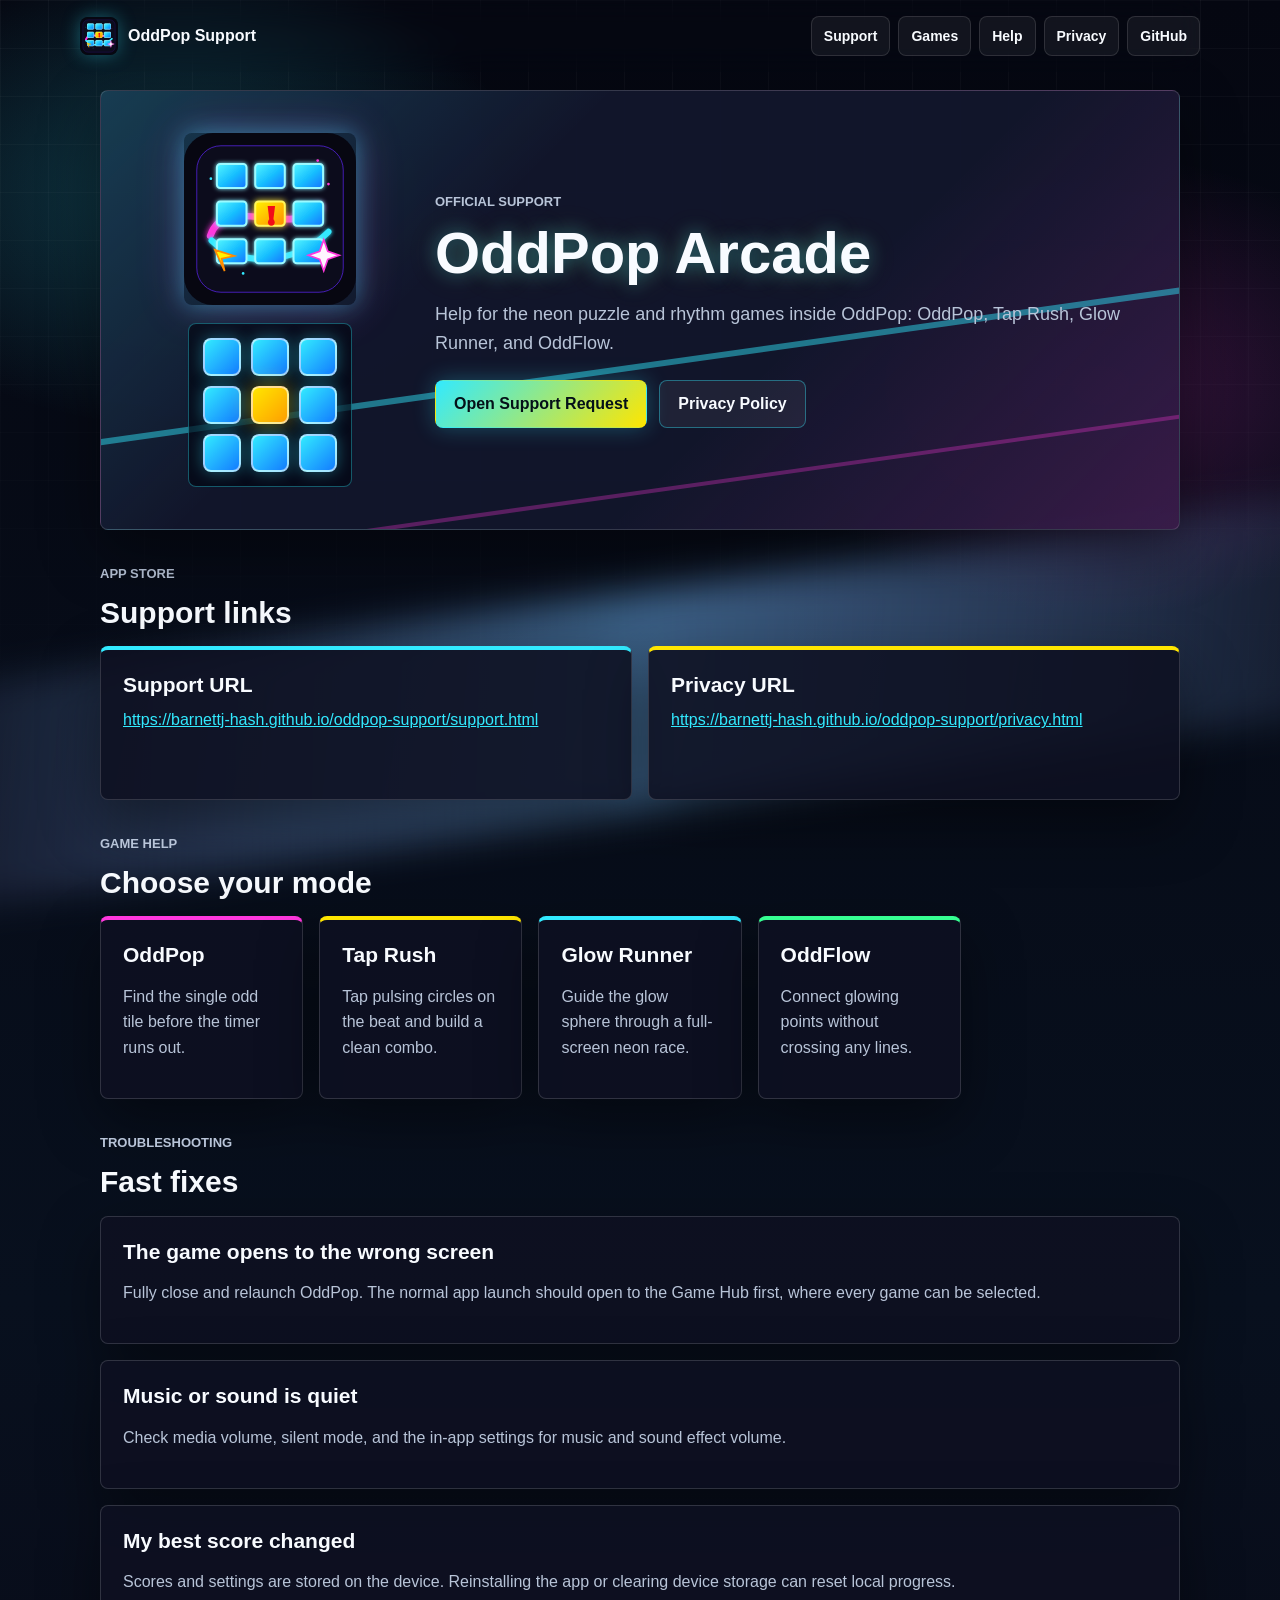
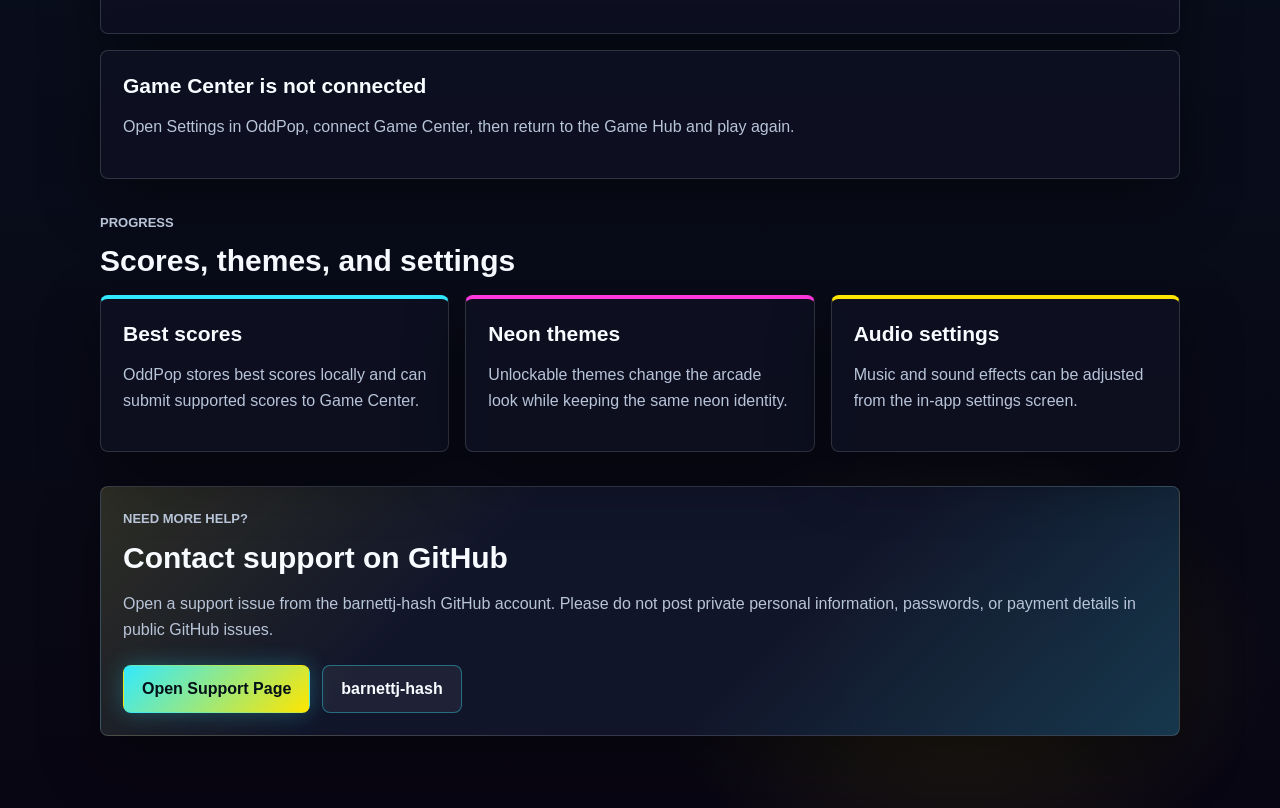
<file: index.html>
<!doctype html>
<html lang="en">
  <head>
    <meta charset="utf-8" />
    <meta name="viewport" content="width=device-width, initial-scale=1" />
    <title>OddPop Support</title>
    <meta
      name="description"
      content="Support for OddPop Arcade, a premium neon mobile game collection with OddPop, Tap Rush, Glow Runner, and OddFlow."
    />
    <meta name="theme-color" content="#050711" />
    <meta property="og:title" content="OddPop Support" />
    <meta
      property="og:description"
      content="Help, privacy, and troubleshooting for OddPop Arcade."
    />
    <meta property="og:type" content="website" />
    <link rel="icon" href="./oddpop-app-icon.svg" />
    <link rel="stylesheet" href="./support.css" />
  </head>
  <body>
    <header class="topbar" aria-label="OddPop support navigation">
      <a class="brand" href="./index.html" aria-label="OddPop Support home">
        <img src="./oddpop-app-icon.svg" alt="" />
        <span>OddPop Support</span>
      </a>
      <nav>
        <a href="./support.html">Support</a>
        <a href="#games">Games</a>
        <a href="#help">Help</a>
        <a href="./privacy.html">Privacy</a>
        <a href="https://github.com/barnettj-hash">GitHub</a>
      </nav>
    </header>

    <main class="site-shell">
      <section class="hero" aria-labelledby="support-title">
        <div class="hero-art" aria-hidden="true">
          <img class="app-icon" src="./oddpop-app-icon.svg" alt="" />
          <div class="mini-board">
            <span></span>
            <span></span>
            <span></span>
            <span></span>
            <span class="odd"></span>
            <span></span>
            <span></span>
            <span></span>
            <span></span>
          </div>
        </div>
        <div class="hero-copy">
          <p class="eyebrow">Official Support</p>
          <h1 id="support-title">OddPop Arcade</h1>
          <p class="lead">
            Help for the neon puzzle and rhythm games inside OddPop: OddPop,
            Tap Rush, Glow Runner, and OddFlow.
          </p>
          <div class="actions">
            <a
              class="button primary"
              href="./support.html"
            >
              Open Support Request
            </a>
            <a class="button secondary" href="./privacy.html">Privacy Policy</a>
          </div>
        </div>
      </section>

      <section class="section quick-links" aria-labelledby="links-title">
        <div class="section-heading">
          <p class="eyebrow">App Store</p>
          <h2 id="links-title">Support links</h2>
        </div>
        <div class="grid two">
          <article class="card cyan">
            <h3>Support URL</h3>
            <p class="link-block">
              <a href="https://barnettj-hash.github.io/oddpop-support/support.html">
                https://barnettj-hash.github.io/oddpop-support/support.html
              </a>
            </p>
          </article>
          <article class="card yellow">
            <h3>Privacy URL</h3>
            <p class="link-block">
              <a href="https://barnettj-hash.github.io/oddpop-support/privacy.html">
                https://barnettj-hash.github.io/oddpop-support/privacy.html
              </a>
            </p>
          </article>
        </div>
      </section>

      <section class="section" id="games" aria-labelledby="games-title">
        <div class="section-heading">
          <p class="eyebrow">Game Help</p>
          <h2 id="games-title">Choose your mode</h2>
        </div>
        <div class="grid games-grid">
          <article class="card magenta">
            <h3>OddPop</h3>
            <p>Find the single odd tile before the timer runs out.</p>
          </article>
          <article class="card yellow">
            <h3>Tap Rush</h3>
            <p>Tap pulsing circles on the beat and build a clean combo.</p>
          </article>
          <article class="card cyan">
            <h3>Glow Runner</h3>
            <p>Guide the glow sphere through a full-screen neon race.</p>
          </article>
          <article class="card green">
            <h3>OddFlow</h3>
            <p>Connect glowing points without crossing any lines.</p>
          </article>
        </div>
      </section>

      <section class="section" id="help" aria-labelledby="help-title">
        <div class="section-heading">
          <p class="eyebrow">Troubleshooting</p>
          <h2 id="help-title">Fast fixes</h2>
        </div>
        <div class="list">
          <article class="panel">
            <h3>The game opens to the wrong screen</h3>
            <p>
              Fully close and relaunch OddPop. The normal app launch should open
              to the Game Hub first, where every game can be selected.
            </p>
          </article>
          <article class="panel">
            <h3>Music or sound is quiet</h3>
            <p>
              Check media volume, silent mode, and the in-app settings for music
              and sound effect volume.
            </p>
          </article>
          <article class="panel">
            <h3>My best score changed</h3>
            <p>
              Scores and settings are stored on the device. Reinstalling the app
              or clearing device storage can reset local progress.
            </p>
          </article>
          <article class="panel">
            <h3>Game Center is not connected</h3>
            <p>
              Open Settings in OddPop, connect Game Center, then return to the
              Game Hub and play again.
            </p>
          </article>
        </div>
      </section>

      <section class="section" aria-labelledby="features-title">
        <div class="section-heading">
          <p class="eyebrow">Progress</p>
          <h2 id="features-title">Scores, themes, and settings</h2>
        </div>
        <div class="grid three">
          <article class="card cyan">
            <h3>Best scores</h3>
            <p>OddPop stores best scores locally and can submit supported scores to Game Center.</p>
          </article>
          <article class="card magenta">
            <h3>Neon themes</h3>
            <p>Unlockable themes change the arcade look while keeping the same neon identity.</p>
          </article>
          <article class="card yellow">
            <h3>Audio settings</h3>
            <p>Music and sound effects can be adjusted from the in-app settings screen.</p>
          </article>
        </div>
      </section>

      <section class="section contact" aria-labelledby="contact-title">
        <p class="eyebrow">Need More Help?</p>
        <h2 id="contact-title">Contact support on GitHub</h2>
        <p>
          Open a support issue from the barnettj-hash GitHub account. Please do
          not post private personal information, passwords, or payment details
          in public GitHub issues.
        </p>
        <div class="actions">
          <a
            class="button primary"
            href="./support.html"
          >
            Open Support Page
          </a>
          <a class="button secondary" href="https://github.com/barnettj-hash">
            barnettj-hash
          </a>
        </div>
      </section>
    </main>
  </body>
</html>
</file>
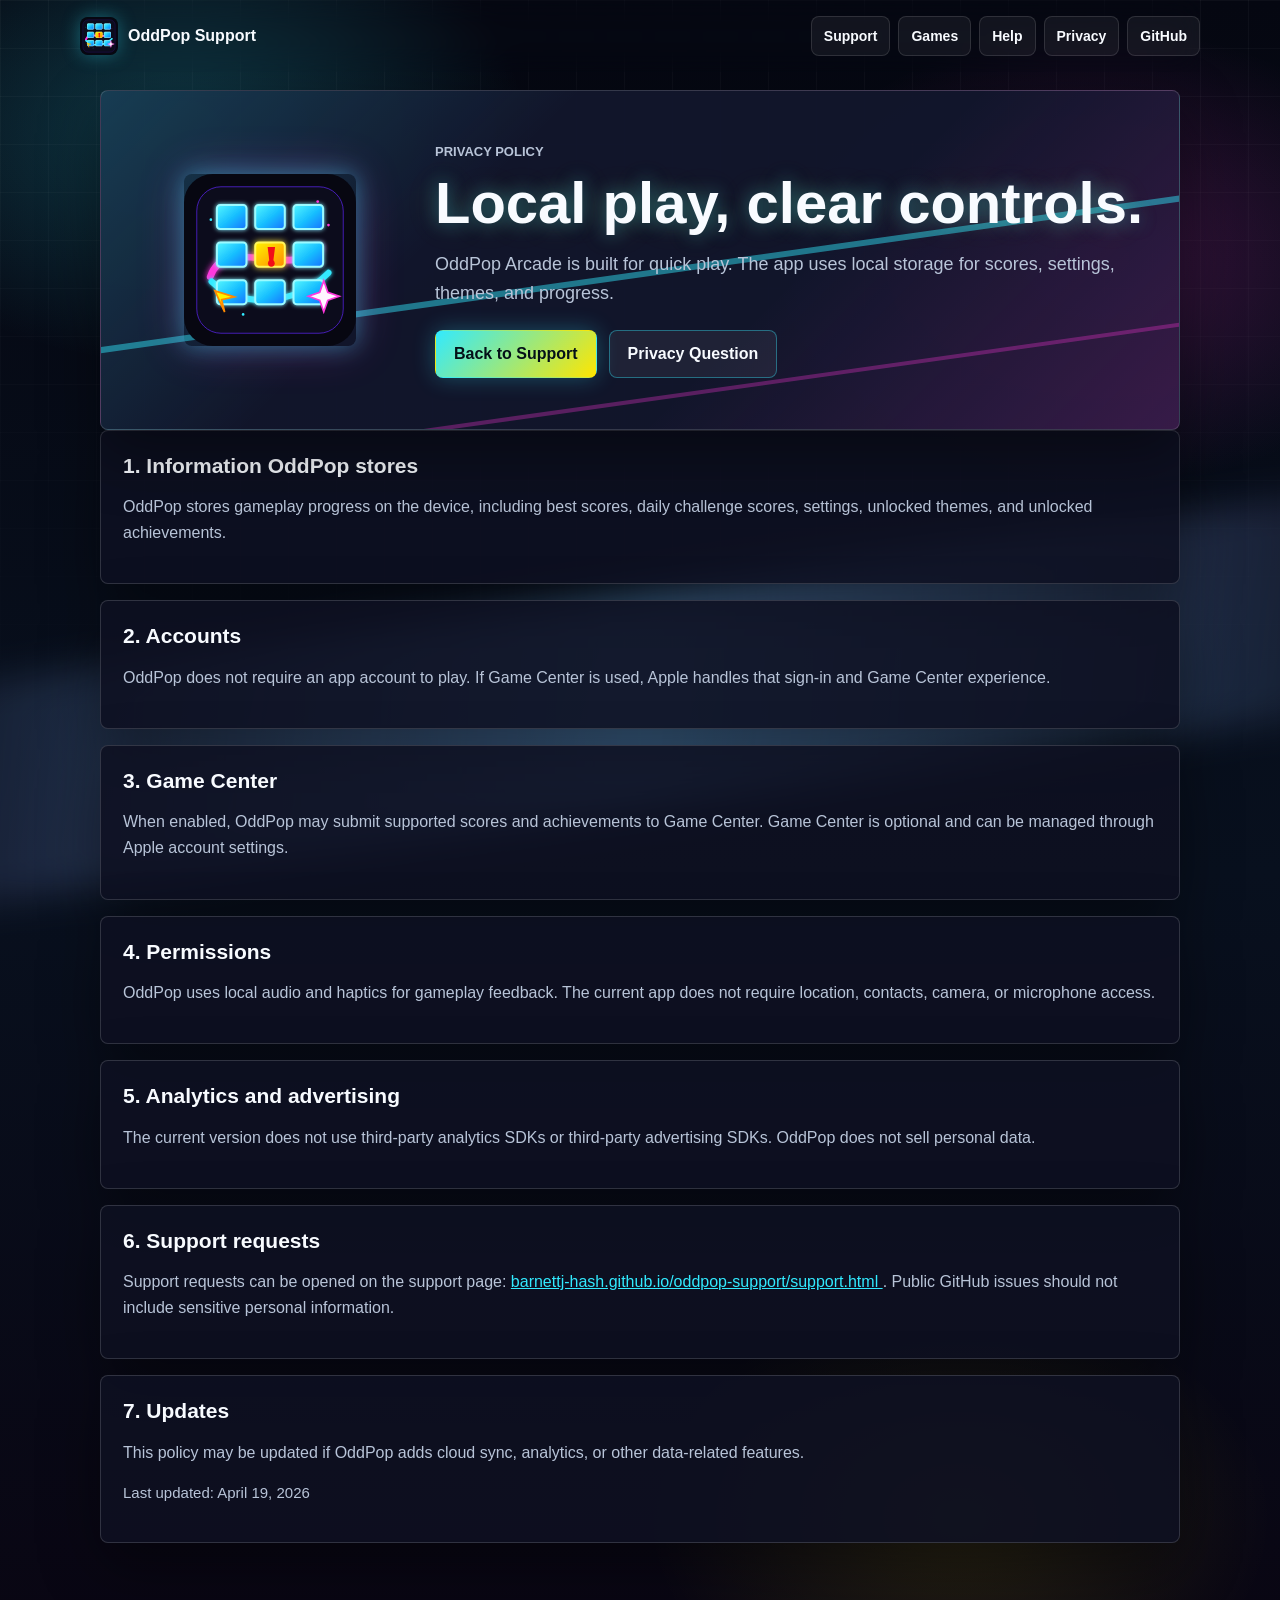
<file: privacy.html>
<!doctype html>
<html lang="en">
  <head>
    <meta charset="utf-8" />
    <meta name="viewport" content="width=device-width, initial-scale=1" />
    <title>OddPop Privacy Policy</title>
    <meta
      name="description"
      content="Privacy policy for OddPop Arcade, a local-first neon mobile game collection."
    />
    <meta name="theme-color" content="#050711" />
    <link rel="icon" href="./oddpop-app-icon.svg" />
    <link rel="stylesheet" href="./support.css" />
  </head>
  <body>
    <header class="topbar" aria-label="OddPop support navigation">
      <a class="brand" href="./index.html" aria-label="OddPop Support home">
        <img src="./oddpop-app-icon.svg" alt="" />
        <span>OddPop Support</span>
      </a>
      <nav>
        <a href="./support.html">Support</a>
        <a href="./index.html#games">Games</a>
        <a href="./index.html#help">Help</a>
        <a href="./privacy.html">Privacy</a>
        <a href="https://github.com/barnettj-hash">GitHub</a>
      </nav>
    </header>

    <main class="site-shell">
      <section class="hero compact" aria-labelledby="privacy-title">
        <div class="hero-art" aria-hidden="true">
          <img class="app-icon" src="./oddpop-app-icon.svg" alt="" />
        </div>
        <div class="hero-copy">
          <p class="eyebrow">Privacy Policy</p>
          <h1 id="privacy-title">Local play, clear controls.</h1>
          <p class="lead">
            OddPop Arcade is built for quick play. The app uses local storage for
            scores, settings, themes, and progress.
          </p>
          <div class="actions">
            <a class="button primary" href="./index.html">Back to Support</a>
            <a
              class="button secondary"
              href="https://github.com/barnettj-hash/oddpop-support/issues/new?title=OddPop%20Privacy%20Question"
            >
              Privacy Question
            </a>
          </div>
        </div>
      </section>

      <section class="policy-stack">
        <article class="panel">
          <h2>1. Information OddPop stores</h2>
          <p>
            OddPop stores gameplay progress on the device, including best
            scores, daily challenge scores, settings, unlocked themes, and
            unlocked achievements.
          </p>
        </article>

        <article class="panel">
          <h2>2. Accounts</h2>
          <p>
            OddPop does not require an app account to play. If Game Center is
            used, Apple handles that sign-in and Game Center experience.
          </p>
        </article>

        <article class="panel">
          <h2>3. Game Center</h2>
          <p>
            When enabled, OddPop may submit supported scores and achievements to
            Game Center. Game Center is optional and can be managed through
            Apple account settings.
          </p>
        </article>

        <article class="panel">
          <h2>4. Permissions</h2>
          <p>
            OddPop uses local audio and haptics for gameplay feedback. The
            current app does not require location, contacts, camera, or
            microphone access.
          </p>
        </article>

        <article class="panel">
          <h2>5. Analytics and advertising</h2>
          <p>
            The current version does not use third-party analytics SDKs or
            third-party advertising SDKs. OddPop does not sell personal data.
          </p>
        </article>

        <article class="panel">
          <h2>6. Support requests</h2>
          <p>
            Support requests can be opened on the support page:
            <a href="https://barnettj-hash.github.io/oddpop-support/support.html">
              barnettj-hash.github.io/oddpop-support/support.html
            </a>.
            Public GitHub issues should not include sensitive personal
            information.
          </p>
        </article>

        <article class="panel">
          <h2>7. Updates</h2>
          <p>
            This policy may be updated if OddPop adds cloud sync, analytics, or
            other data-related features.
          </p>
          <p class="meta-line">Last updated: April 19, 2026</p>
        </article>
      </section>
    </main>
  </body>
</html>
</file>
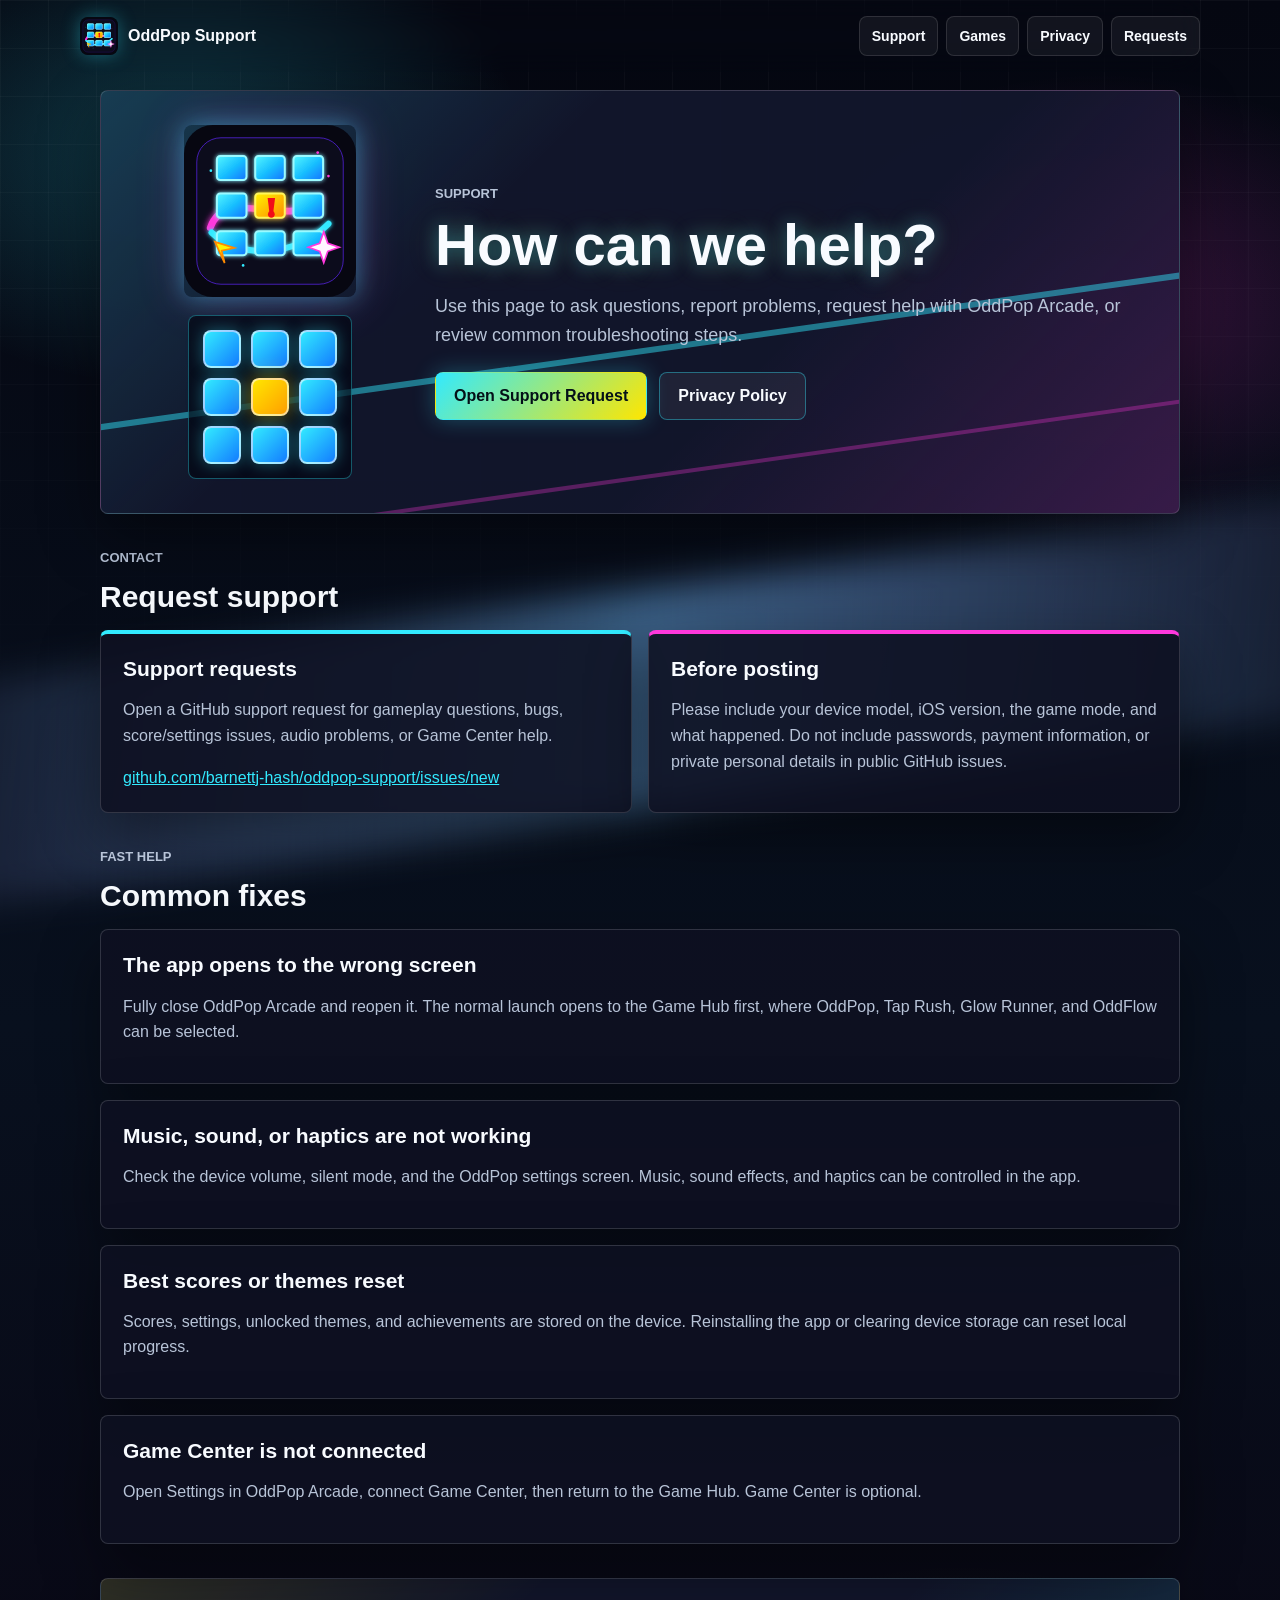
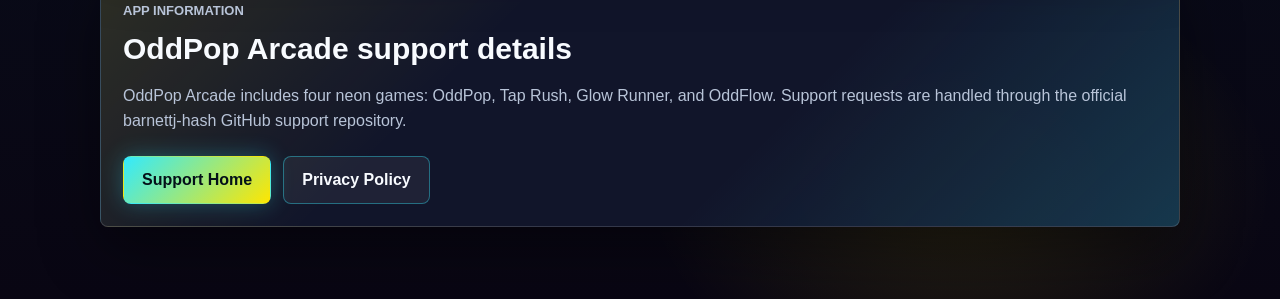
<file: support.html>
<!doctype html>
<html lang="en">
  <head>
    <meta charset="utf-8" />
    <meta name="viewport" content="width=device-width, initial-scale=1" />
    <title>OddPop Support Request</title>
    <meta
      name="description"
      content="Ask questions, request help, and find troubleshooting information for OddPop Arcade."
    />
    <meta name="theme-color" content="#050711" />
    <link rel="icon" href="./oddpop-app-icon.svg" />
    <link rel="stylesheet" href="./support.css" />
  </head>
  <body>
    <header class="topbar" aria-label="OddPop support navigation">
      <a class="brand" href="./index.html" aria-label="OddPop Support home">
        <img src="./oddpop-app-icon.svg" alt="" />
        <span>OddPop Support</span>
      </a>
      <nav>
        <a href="./support.html">Support</a>
        <a href="./index.html#games">Games</a>
        <a href="./privacy.html">Privacy</a>
        <a href="https://github.com/barnettj-hash/oddpop-support/issues">Requests</a>
      </nav>
    </header>

    <main class="site-shell">
      <section class="hero compact" aria-labelledby="request-title">
        <div class="hero-art" aria-hidden="true">
          <img class="app-icon" src="./oddpop-app-icon.svg" alt="" />
          <div class="mini-board">
            <span></span>
            <span></span>
            <span></span>
            <span></span>
            <span class="odd"></span>
            <span></span>
            <span></span>
            <span></span>
            <span></span>
          </div>
        </div>
        <div class="hero-copy">
          <p class="eyebrow">Support</p>
          <h1 id="request-title">How can we help?</h1>
          <p class="lead">
            Use this page to ask questions, report problems, request help with
            OddPop Arcade, or review common troubleshooting steps.
          </p>
          <div class="actions">
            <a
              class="button primary"
              href="https://github.com/barnettj-hash/oddpop-support/issues/new?title=OddPop%20Support%20Request"
            >
              Open Support Request
            </a>
            <a class="button secondary" href="./privacy.html">Privacy Policy</a>
          </div>
        </div>
      </section>

      <section class="section" aria-labelledby="contact-title">
        <div class="section-heading">
          <p class="eyebrow">Contact</p>
          <h2 id="contact-title">Request support</h2>
        </div>
        <div class="grid two">
          <article class="card cyan">
            <h3>Support requests</h3>
            <p>
              Open a GitHub support request for gameplay questions, bugs,
              score/settings issues, audio problems, or Game Center help.
            </p>
            <p class="link-block">
              <a href="https://github.com/barnettj-hash/oddpop-support/issues/new?title=OddPop%20Support%20Request">
                github.com/barnettj-hash/oddpop-support/issues/new
              </a>
            </p>
          </article>
          <article class="card magenta">
            <h3>Before posting</h3>
            <p>
              Please include your device model, iOS version, the game mode, and
              what happened. Do not include passwords, payment information, or
              private personal details in public GitHub issues.
            </p>
          </article>
        </div>
      </section>

      <section class="section" aria-labelledby="fast-help-title">
        <div class="section-heading">
          <p class="eyebrow">Fast Help</p>
          <h2 id="fast-help-title">Common fixes</h2>
        </div>
        <div class="list">
          <article class="panel">
            <h3>The app opens to the wrong screen</h3>
            <p>
              Fully close OddPop Arcade and reopen it. The normal launch opens
              to the Game Hub first, where OddPop, Tap Rush, Glow Runner, and
              OddFlow can be selected.
            </p>
          </article>
          <article class="panel">
            <h3>Music, sound, or haptics are not working</h3>
            <p>
              Check the device volume, silent mode, and the OddPop settings
              screen. Music, sound effects, and haptics can be controlled in
              the app.
            </p>
          </article>
          <article class="panel">
            <h3>Best scores or themes reset</h3>
            <p>
              Scores, settings, unlocked themes, and achievements are stored on
              the device. Reinstalling the app or clearing device storage can
              reset local progress.
            </p>
          </article>
          <article class="panel">
            <h3>Game Center is not connected</h3>
            <p>
              Open Settings in OddPop Arcade, connect Game Center, then return
              to the Game Hub. Game Center is optional.
            </p>
          </article>
        </div>
      </section>

      <section class="section contact" aria-labelledby="app-info-title">
        <p class="eyebrow">App Information</p>
        <h2 id="app-info-title">OddPop Arcade support details</h2>
        <p>
          OddPop Arcade includes four neon games: OddPop, Tap Rush, Glow Runner,
          and OddFlow. Support requests are handled through the official
          barnettj-hash GitHub support repository.
        </p>
        <div class="actions">
          <a class="button primary" href="./index.html">Support Home</a>
          <a class="button secondary" href="./privacy.html">Privacy Policy</a>
        </div>
      </section>
    </main>
  </body>
</html>
</file>
<file: support.css>
:root {
  --bg: #050711;
  --panel: rgba(14, 17, 34, 0.88);
  --panel-strong: rgba(18, 22, 44, 0.96);
  --text: #f8fbff;
  --muted: #b8c4d8;
  --cyan: #32eaff;
  --blue: #137dff;
  --magenta: #ff38dd;
  --yellow: #ffe600;
  --green: #36ff92;
  --violet: #8d74ff;
  --line: rgba(255, 255, 255, 0.15);
  --shadow: 0 22px 60px rgba(0, 0, 0, 0.42);
}

* {
  box-sizing: border-box;
}

html {
  scroll-behavior: smooth;
}

body {
  min-height: 100vh;
  margin: 0;
  color: var(--text);
  font-family: Poppins, "Avenir Next", Avenir, "Segoe UI", Helvetica, Arial, sans-serif;
  line-height: 1.6;
  background:
    radial-gradient(560px 380px at 14% 8%, rgba(50, 234, 255, 0.22), transparent 62%),
    radial-gradient(520px 360px at 86% 16%, rgba(255, 56, 221, 0.2), transparent 64%),
    radial-gradient(480px 340px at 75% 94%, rgba(255, 230, 0, 0.12), transparent 65%),
    linear-gradient(180deg, #050711, #08101e 54%, #090613);
}

body::before {
  position: fixed;
  inset: 0;
  z-index: -1;
  content: "";
  background-image:
    linear-gradient(rgba(255, 255, 255, 0.035) 1px, transparent 1px),
    linear-gradient(90deg, rgba(255, 255, 255, 0.035) 1px, transparent 1px);
  background-size: 48px 48px;
  mask-image: linear-gradient(to bottom, black, transparent 88%);
}

body::after {
  position: fixed;
  inset: auto -15vw 10vh -15vw;
  z-index: -1;
  height: 220px;
  content: "";
  background:
    linear-gradient(90deg, transparent, rgba(50, 234, 255, 0.34), transparent),
    linear-gradient(105deg, transparent, rgba(255, 56, 221, 0.22), transparent);
  filter: blur(18px);
  transform: skewY(-8deg);
}

a {
  color: var(--cyan);
}

img {
  display: block;
  max-width: 100%;
}

.topbar {
  position: sticky;
  top: 0;
  z-index: 5;
  display: flex;
  align-items: center;
  justify-content: space-between;
  gap: 18px;
  width: min(1120px, calc(100vw - 32px));
  min-height: 72px;
  margin: 0 auto;
  padding: 12px 0;
  backdrop-filter: blur(14px);
}

.brand,
.topbar nav {
  display: flex;
  align-items: center;
}

.brand {
  gap: 10px;
  color: var(--text);
  font-weight: 900;
  text-decoration: none;
}

.brand img {
  width: 38px;
  height: 38px;
  border-radius: 8px;
  box-shadow: 0 0 18px rgba(50, 234, 255, 0.34);
}

.topbar nav {
  flex-wrap: wrap;
  justify-content: flex-end;
  gap: 8px;
}

.topbar nav a {
  min-height: 38px;
  padding: 8px 12px;
  border: 1px solid rgba(255, 255, 255, 0.12);
  border-radius: 8px;
  color: var(--text);
  font-size: 14px;
  font-weight: 800;
  text-decoration: none;
  background: rgba(255, 255, 255, 0.055);
}

.topbar nav a:hover,
.topbar nav a:focus-visible {
  border-color: rgba(50, 234, 255, 0.52);
}

.site-shell {
  width: min(1080px, calc(100vw - 32px));
  margin: 0 auto;
  padding: 18px 0 72px;
}

.hero,
.panel,
.card,
.contact {
  border: 1px solid var(--line);
  border-radius: 8px;
  box-shadow: var(--shadow);
}

.hero {
  position: relative;
  display: grid;
  grid-template-columns: 270px minmax(0, 1fr);
  gap: 30px;
  align-items: center;
  min-height: 440px;
  padding: 34px;
  overflow: hidden;
  background:
    linear-gradient(135deg, rgba(50, 234, 255, 0.18), transparent 34%),
    linear-gradient(315deg, rgba(255, 56, 221, 0.16), transparent 38%),
    var(--panel-strong);
}

.hero::before {
  position: absolute;
  inset: auto -10% 8% -10%;
  height: 120px;
  content: "";
  border-top: 6px solid rgba(50, 234, 255, 0.46);
  border-bottom: 4px solid rgba(255, 56, 221, 0.3);
  transform: rotate(-8deg);
}

.hero.compact {
  min-height: 340px;
}

.hero-art {
  position: relative;
  display: grid;
  justify-items: center;
  gap: 18px;
}

.app-icon {
  width: 172px;
  height: 172px;
  border-radius: 8px;
  box-shadow:
    0 0 24px rgba(50, 234, 255, 0.42),
    0 0 48px rgba(255, 56, 221, 0.24);
}

.mini-board {
  display: grid;
  grid-template-columns: repeat(3, 38px);
  gap: 10px;
  padding: 14px;
  border: 1px solid rgba(50, 234, 255, 0.35);
  border-radius: 8px;
  background: rgba(3, 6, 18, 0.68);
}

.mini-board span {
  width: 38px;
  height: 38px;
  border: 2px solid rgba(255, 255, 255, 0.58);
  border-radius: 8px;
  background: linear-gradient(135deg, var(--cyan), var(--blue));
  box-shadow: 0 0 16px rgba(50, 234, 255, 0.36);
}

.mini-board .odd {
  background: linear-gradient(135deg, var(--yellow), #ff9f00);
  box-shadow: 0 0 22px rgba(255, 230, 0, 0.45);
}

.hero-copy {
  position: relative;
}

.hero-copy h1,
.section-heading h2,
.card h3,
.panel h2,
.panel h3,
.contact h2 {
  margin: 0 0 10px;
}

.hero-copy h1 {
  max-width: 720px;
  font-family: Bungee, "Avenir Next", Avenir, "Segoe UI", Helvetica, Arial, sans-serif;
  font-size: 58px;
  line-height: 1.02;
  text-shadow:
    0 0 18px rgba(50, 234, 255, 0.36),
    0 0 32px rgba(255, 230, 0, 0.18);
}

.section-heading h2,
.contact h2 {
  font-size: 30px;
  line-height: 1.18;
}

.card h3,
.panel h2,
.panel h3 {
  font-size: 21px;
  line-height: 1.2;
}

.eyebrow {
  margin: 0 0 10px;
  color: var(--yellow);
  font-size: 13px;
  font-weight: 900;
  letter-spacing: 0;
  text-transform: uppercase;
}

.lead,
.hero-copy p,
.section-heading p,
.card p,
.panel p,
.contact p,
.panel li {
  color: var(--muted);
}

.lead {
  max-width: 690px;
  font-size: 18px;
}

.actions {
  display: flex;
  flex-wrap: wrap;
  gap: 12px;
  margin-top: 22px;
}

.button {
  display: inline-flex;
  align-items: center;
  justify-content: center;
  min-height: 48px;
  padding: 0 18px;
  border: 1px solid transparent;
  border-radius: 8px;
  font-weight: 900;
  text-decoration: none;
  transition: transform 140ms ease, box-shadow 140ms ease, border-color 140ms ease;
}

.button:hover,
.button:focus-visible {
  transform: translateY(-1px);
}

.button.primary {
  color: #041018;
  background: linear-gradient(135deg, var(--cyan), var(--yellow));
  box-shadow: 0 0 22px rgba(50, 234, 255, 0.28);
}

.button.secondary {
  color: var(--text);
  border-color: rgba(50, 234, 255, 0.38);
  background: rgba(255, 255, 255, 0.06);
}

.section {
  margin-top: 34px;
}

.section-heading {
  margin-bottom: 16px;
}

.grid {
  display: grid;
  grid-template-columns: repeat(4, minmax(0, 1fr));
  gap: 16px;
}

.grid.two {
  grid-template-columns: repeat(2, minmax(0, 1fr));
}

.grid.three {
  grid-template-columns: repeat(3, minmax(0, 1fr));
}

.games-grid {
  grid-template-columns: repeat(5, minmax(0, 1fr));
}

.card,
.panel,
.contact {
  padding: 22px;
  background: var(--panel);
}

.card {
  min-height: 154px;
  border-top-width: 4px;
}

.card.cyan {
  border-top-color: var(--cyan);
}

.card.yellow {
  border-top-color: var(--yellow);
}

.card.magenta {
  border-top-color: var(--magenta);
}

.card.green {
  border-top-color: var(--green);
}

.card.violet {
  border-top-color: var(--violet);
}

.list,
.policy-stack {
  display: grid;
  gap: 16px;
}

.contact {
  background:
    linear-gradient(135deg, rgba(255, 230, 0, 0.12), transparent 34%),
    linear-gradient(315deg, rgba(50, 234, 255, 0.16), transparent 38%),
    var(--panel-strong);
}

.link-block {
  margin: 0;
  overflow-wrap: anywhere;
}

.meta-line {
  margin-top: 14px;
  font-size: 15px;
}

@media (max-width: 980px) {
  .hero-copy h1 {
    font-size: 46px;
  }

  .grid,
  .games-grid {
    grid-template-columns: repeat(2, minmax(0, 1fr));
  }

  .grid.three {
    grid-template-columns: 1fr;
  }
}

@media (max-width: 720px) {
  .topbar {
    align-items: flex-start;
    flex-direction: column;
  }

  .topbar nav {
    justify-content: flex-start;
  }

  .site-shell {
    width: min(100vw - 24px, 680px);
    padding-top: 12px;
  }

  .hero {
    grid-template-columns: 1fr;
    min-height: auto;
    padding: 22px;
  }

  .hero::before {
    opacity: 0.45;
  }

  .app-icon {
    width: 118px;
    height: 118px;
  }

  .mini-board {
    grid-template-columns: repeat(3, 30px);
  }

  .mini-board span {
    width: 30px;
    height: 30px;
  }

  .hero-copy h1 {
    font-size: 34px;
  }

  .lead {
    font-size: 16px;
  }

  .grid,
  .grid.two,
  .grid.three,
  .games-grid {
    grid-template-columns: 1fr;
  }
}
</file>
